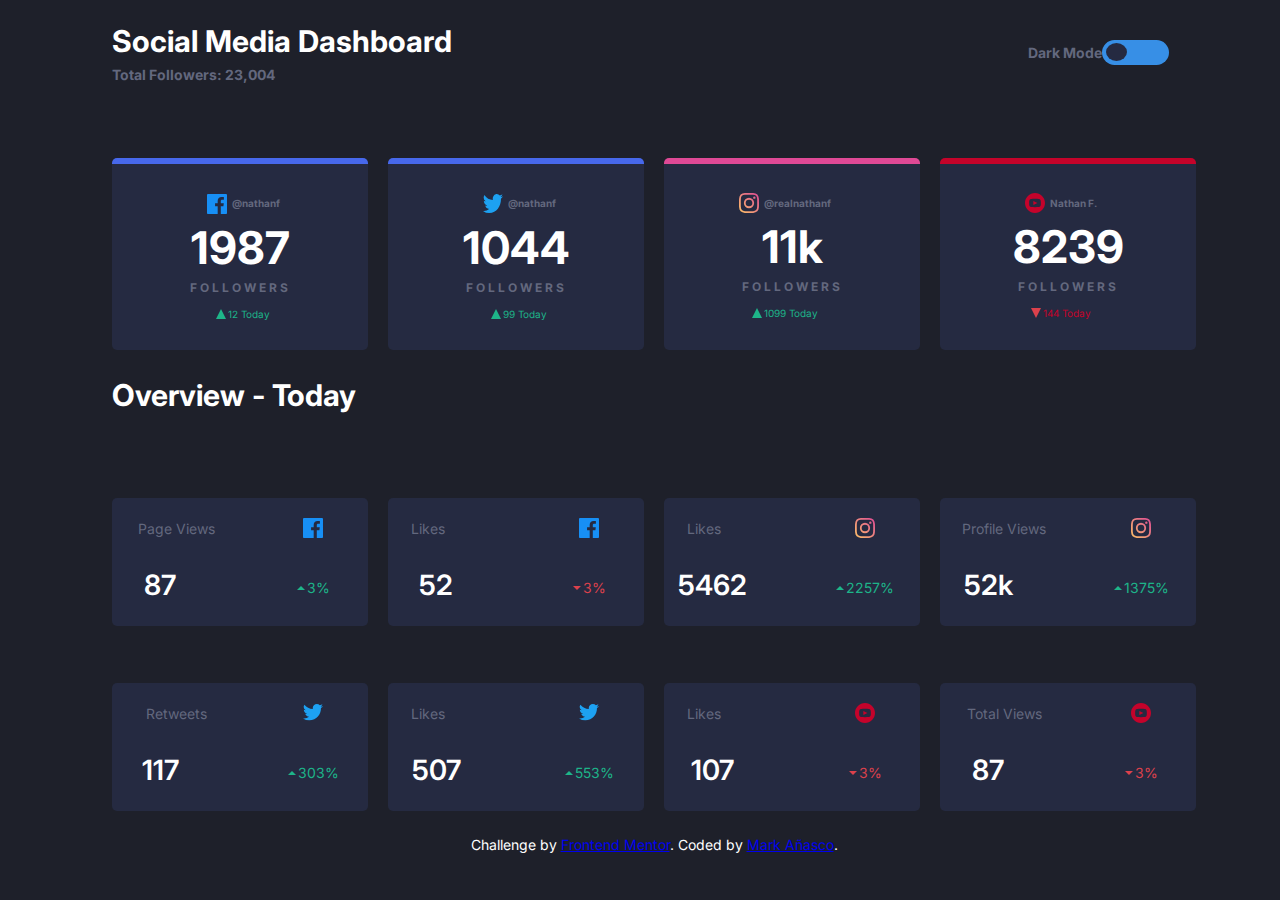
<file: index.html>
<!DOCTYPE html>
<html lang="en">
  <head>
    <meta charset="UTF-8" />
    <meta name="viewport" content="width=device-width, initial-scale=1.0" />
    <!-- displays site properly based on user's device -->

    <link
      rel="icon"
      type="image/png"
      sizes="32x32"
      href="./images/favicon-32x32.png"
    />
    <link rel="stylesheet" type="text/css" href="custom.css" />
    <link rel="preconnect" href="https://fonts.googleapis.com" />
    <link rel="preconnect" href="https://fonts.gstatic.com" crossorigin />
    <link
      href="https://fonts.googleapis.com/css2?family=Inria+Sans:ital,wght@1,300&family=Inter:wght@100;200;300;400;500;600;700;800;900&family=Itim&family=Kumbh+Sans:wght@100;600&family=Outfit:wght@300;400&family=Raleway:wght@400;700&family=Red+Hat+Display:wght@500;700;900&family=Roboto:ital,wght@0,100;0,300;0,400;0,500;0,700;0,900;1,100;1,300;1,400;1,500;1,700&display=swap"
      rel="stylesheet"
    />
    <title>Frontend Mentor | [Challenge Name Here]</title>

    <!-- Feel free to remove these styles or customise in your own stylesheet 👍 -->

    <script src="script.js" defer></script>

  </head>
  <body>
    
    <header>
      <div class="header_container">
        <div class="text_left">
          <h1>Social Media Dashboard</h1>
          <p class="total_text">Total Followers: 23,004</p>
        </div>
        <div class="text_right">
          <p class="textmode">Dark Mode</p>
          <label class="switch">
            <input type="checkbox" onclick="gwapo()" />
            <span class="slider round"></span>
          </label>
        </div>
      </div>
    </header>

    <div class="grid_auto_fit grid gap-5">
      <button class="relative_rounded">
        <span>
          <img src="./images/icon-facebook.svg" />
          <p class="name">@nathanf</p>
        </span>
        <div class="input_text">
          <p class="no_text">1987</p>
          <p class="followers">Followers</p>
          <span>
            <img src="./images/icon-up.svg" class="img-gamay" />
            <p class="date">12 Today</p>
          </span>
        </div>

        <button class="relative_rounded">
        <span>
          <img src="./images/icon-twitter.svg" />
          <p class="name">@nathanf</p>
        </span>
        <div class="input_text">
          <p class="no_text">1044</p>
          <p class="followers">Followers</p>
          <span>
            <img src="./images/icon-up.svg" class="img-gamay" />
            <p class="date">99 Today</p>
          </span>
        </div>


         <button class="absolute_rounded">
        <span>
          <img src="./images/icon-instagram.svg" />
          <p class="name">@realnathanf</p>
        </span>
        <div class="input_text">
          <p class="no_text">11k</p>
          <p class="followers">Followers</p>
          <span>
            <img src="./images/icon-up.svg" class="img-gamay" />
            <p class="date">1099  Today</p>
          </span>
        </div>
      </button>


       <button class="position_rounded">
        <span>
          <img src="./images/icon-youtube.svg" />
          <p class="name">Nathan F.</p>
        </span>
        <div class="input_text">
          <p class="no_text">8239</p>
          <p class="followers">Followers</p>
          <span>
            <img src="./images/icon-down.svg" class="img-gamay" />
            <p class="date">144  Today</p>
          </span>
        </div>
      </button>

    </div>


      <h1>Overview - Today </h1>

      <div class="grid-center4boxes grid gap-5">
        <button class="boxrelative-rounded">
          <p class="page-view">Page Views</p>
          <span>
            <img src="./images/icon-facebook.svg" class="fb_icon">
          </span>
          <p class="no_87">87</p>
          <span>
            <img src="./images/icon-up.svg" class="up_icon">
            <p class="percent">3%</p>
          </span>
        </button>

          <button class="boxrelative-rounded">
          <p class="page-like">Likes</p>
          <span>
            <img src="./images/icon-facebook.svg" class="fb_icon">
          </span>
          <p class="no_87">52</p>
          <span>
            <img src="./images/icon-down.svg" class="up_icon">
            <p class="percent1">3%</p>
          </span>
        </button>


          <button class="boxrelative-rounded">
          <p class="page-like">Likes</p>
          <span>
            <img src="./images/icon-instagram.svg" class="fb_icon">
          </span>
          <p class="no_87">5462</p>
          <span>
            <img src="./images/icon-up.svg" class="up_icon">
            <p class="percent">2257%</p>
          </span>
        </button>

              <button class="boxrelative-rounded">
          <p class="page-view">Profile Views</p>
          <span>
            <img src="./images/icon-instagram.svg" class="fb_icon">
          </span>
          <p class="no_87">52k</p>
          <span>
            <img src="./images/icon-up.svg" class="up_icon">
            <p class="percent">1375%</p>
          </span>
        </button>
      </div>

              <!-- uboss -->
      

        <div class="grid-center4boxes grid gap-5">
        <button class="boxrelative-rounded">
          <p class="page-view">Retweets</p>
          <span>
            <img src="./images/icon-twitter.svg" class="fb_icon">
          </span>
          <p class="no_87">117</p>
          <span>
            <img src="./images/icon-up.svg" class="up_icon">
            <p class="percent">303%</p>
          </span>
        </button>


         <button class="boxrelative-rounded">
          <p class="page-like">Likes</p>
          <span>
            <img src="./images/icon-twitter.svg" class="fb_icon">
          </span>
          <p class="no_87">507</p>
          <span>
            <img src="./images/icon-up.svg" class="up_icon">
            <p class="percent">553%</p>
          </span>
        </button>



         <button class="boxrelative-rounded">
          <p class="page-like">Likes</p>
          <span>
            <img src="./images/icon-youtube.svg" class="fb_icon">
          </span>
          <p class="no_87">107</p>
          <span>
            <img src="./images/icon-down.svg" class="up_icon">
            <p class="percent1">3%</p>
          </span>
        </button>



         <button class="boxrelative-rounded">
          <p class="page-view">Total Views</p>
          <span>
            <img src="./images/icon-youtube.svg" class="fb_icon">
          </span>
          <p class="no_87">87</p>
          <span>
            <img src="./images/icon-down.svg" class="up_icon">
            <p class="percent1">3%</p>
          </span>
        </button>
         </div>


    <div class="attribution">
      Challenge by
      <a href="https://www.frontendmentor.io?ref=challenge" target="_blank"
        >Frontend Mentor</a
      >. Coded by <a href="https://www.frontendmentor.io/profile/MarkAnasco14">Mark Añasco</a>.
    </div>
  </body>
</html>
</file>
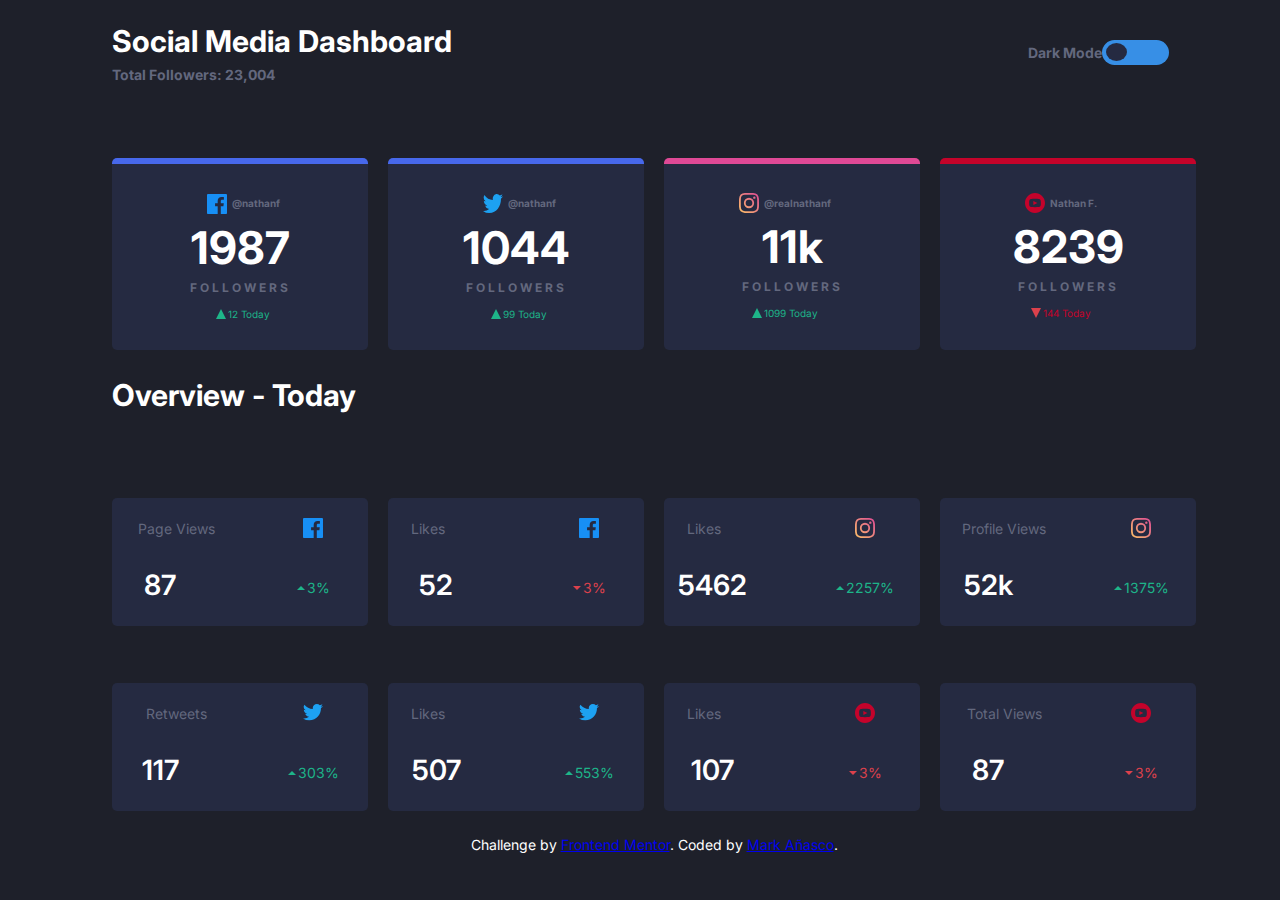
<file: social-media-dashboard-with-theme-switcher-master/social-media-dashboard-with-theme-switcher-master/index.html>
<!DOCTYPE html>
<html lang="en">
  <head>
    <meta charset="UTF-8" />
    <meta name="viewport" content="width=device-width, initial-scale=1.0" />
    <!-- displays site properly based on user's device -->

    <link
      rel="icon"
      type="image/png"
      sizes="32x32"
      href="./images/favicon-32x32.png"
    />
    <link rel="stylesheet" type="text/css" href="custom.css" />
    <link rel="preconnect" href="https://fonts.googleapis.com" />
    <link rel="preconnect" href="https://fonts.gstatic.com" crossorigin />
    <link
      href="https://fonts.googleapis.com/css2?family=Inria+Sans:ital,wght@1,300&family=Inter:wght@100;200;300;400;500;600;700;800;900&family=Itim&family=Kumbh+Sans:wght@100;600&family=Outfit:wght@300;400&family=Raleway:wght@400;700&family=Red+Hat+Display:wght@500;700;900&family=Roboto:ital,wght@0,100;0,300;0,400;0,500;0,700;0,900;1,100;1,300;1,400;1,500;1,700&display=swap"
      rel="stylesheet"
    />
    <title>Frontend Mentor | [Challenge Name Here]</title>

    <!-- Feel free to remove these styles or customise in your own stylesheet 👍 -->

    <script src="../script.js" defer></script>

  </head>
  <body>
    
    <header>
      <div class="header_container">
        <div class="text_left">
          <h1>Social Media Dashboard</h1>
          <p class="total_text">Total Followers: 23,004</p>
        </div>
        <div class="text_right">
          <p class="textmode">Dark Mode</p>
          <label class="switch">
            <input type="checkbox" onclick="gwapo()" />
            <span class="slider round"></span>
          </label>
        </div>
      </div>
    </header>

    <div class="grid_auto_fit grid gap-5">
      <button class="relative_rounded">
        <span>
          <img src="./images/icon-facebook.svg" />
          <p class="name">@nathanf</p>
        </span>
        <div class="input_text">
          <p class="no_text">1987</p>
          <p class="followers">Followers</p>
          <span>
            <img src="./images/icon-up.svg" class="img-gamay" />
            <p class="date">12 Today</p>
          </span>
        </div>

        <button class="relative_rounded">
        <span>
          <img src="./images/icon-twitter.svg" />
          <p class="name">@nathanf</p>
        </span>
        <div class="input_text">
          <p class="no_text">1044</p>
          <p class="followers">Followers</p>
          <span>
            <img src="./images/icon-up.svg" class="img-gamay" />
            <p class="date">99 Today</p>
          </span>
        </div>


         <button class="absolute_rounded">
        <span>
          <img src="./images/icon-instagram.svg" />
          <p class="name">@realnathanf</p>
        </span>
        <div class="input_text">
          <p class="no_text">11k</p>
          <p class="followers">Followers</p>
          <span>
            <img src="./images/icon-up.svg" class="img-gamay" />
            <p class="date">1099  Today</p>
          </span>
        </div>
      </button>


       <button class="position_rounded">
        <span>
          <img src="./images/icon-youtube.svg" />
          <p class="name">Nathan F.</p>
        </span>
        <div class="input_text">
          <p class="no_text">8239</p>
          <p class="followers">Followers</p>
          <span>
            <img src="./images/icon-down.svg" class="img-gamay" />
            <p class="date">144  Today</p>
          </span>
        </div>
      </button>

    </div>


      <h1>Overview - Today </h1>

      <div class="grid-center4boxes grid gap-5">
        <button class="boxrelative-rounded">
          <p class="page-view">Page Views</p>
          <span>
            <img src="./images/icon-facebook.svg" class="fb_icon">
          </span>
          <p class="no_87">87</p>
          <span>
            <img src="./images/icon-up.svg" class="up_icon">
            <p class="percent">3%</p>
          </span>
        </button>

          <button class="boxrelative-rounded">
          <p class="page-like">Likes</p>
          <span>
            <img src="./images/icon-facebook.svg" class="fb_icon">
          </span>
          <p class="no_87">52</p>
          <span>
            <img src="./images/icon-down.svg" class="up_icon">
            <p class="percent1">3%</p>
          </span>
        </button>


          <button class="boxrelative-rounded">
          <p class="page-like">Likes</p>
          <span>
            <img src="./images/icon-instagram.svg" class="fb_icon">
          </span>
          <p class="no_87">5462</p>
          <span>
            <img src="./images/icon-up.svg" class="up_icon">
            <p class="percent">2257%</p>
          </span>
        </button>

              <button class="boxrelative-rounded">
          <p class="page-view">Profile Views</p>
          <span>
            <img src="./images/icon-instagram.svg" class="fb_icon">
          </span>
          <p class="no_87">52k</p>
          <span>
            <img src="./images/icon-up.svg" class="up_icon">
            <p class="percent">1375%</p>
          </span>
        </button>
      </div>

              <!-- uboss -->
      

        <div class="grid-center4boxes grid gap-5">
        <button class="boxrelative-rounded">
          <p class="page-view">Retweets</p>
          <span>
            <img src="./images/icon-twitter.svg" class="fb_icon">
          </span>
          <p class="no_87">117</p>
          <span>
            <img src="./images/icon-up.svg" class="up_icon">
            <p class="percent">303%</p>
          </span>
        </button>


         <button class="boxrelative-rounded">
          <p class="page-like">Likes</p>
          <span>
            <img src="./images/icon-twitter.svg" class="fb_icon">
          </span>
          <p class="no_87">507</p>
          <span>
            <img src="./images/icon-up.svg" class="up_icon">
            <p class="percent">553%</p>
          </span>
        </button>



         <button class="boxrelative-rounded">
          <p class="page-like">Likes</p>
          <span>
            <img src="./images/icon-youtube.svg" class="fb_icon">
          </span>
          <p class="no_87">107</p>
          <span>
            <img src="./images/icon-down.svg" class="up_icon">
            <p class="percent1">3%</p>
          </span>
        </button>



         <button class="boxrelative-rounded">
          <p class="page-view">Total Views</p>
          <span>
            <img src="./images/icon-youtube.svg" class="fb_icon">
          </span>
          <p class="no_87">87</p>
          <span>
            <img src="./images/icon-down.svg" class="up_icon">
            <p class="percent1">3%</p>
          </span>
        </button>
         </div>


    <div class="attribution">
      Challenge by
      <a href="https://www.frontendmentor.io?ref=challenge" target="_blank"
        >Frontend Mentor</a
      >. Coded by <a href="https://www.frontendmentor.io/profile/MarkAnasco14">Mark Añasco</a>.
    </div>
  </body>
</html>
</file>
<file: custom.css>
/*
  Josh's Custom CSS Reset
  https://www.joshwcomeau.com/css/custom-css-reset/
*/
*,
*::before,
*::after {
  box-sizing: border-box;
}
* {
  margin: 0;
}
body {
  line-height: 1.5;
  -webkit-font-smoothing: antialiased;
  width: 100%;
  font-family: "inter";
  background-color: hsl(230, 17%, 14%);
  max-width: 1440px;
  height: 100vh;
  padding: 0 8em;
  margin: 0 auto;
  display: grid;
  font-size: 14px;
  height: 100vh;
  color: #fff;
}

.dark-mode {
  background-color: black;
  color: white;
}
img,
picture,
video,
canvas,
svg {
  display: block;
  max-width: 100%;
}
input,
button,
textarea,
select {
  font: inherit;
}
p,
h1,
h2,
h3,
h4,
h5,
h6 {
  overflow-wrap: break-word;
}
#root,
#__next {
  isolation: isolate;
}
header {
  padding: 19px 0;
  width: 100%;
}

.attribution {
  text-align: center;
}

/* header*/

.header_container {
  display: flex;
}
.text_right {
  display: flex;
  align-items: center;
  gap: 1em;
  margin-left: 36rem;
}

.text_left,
h1 {
  color: #fff;
  font-size: 30px;
}
.text_left,
.total_text {
  color: hsl(228, 12%, 44%);
  font-size: 14px;
  font-weight: 700;
}
.textmode {
  color: hsl(228, 12%, 44%);
  font-size: 14px;
  font-weight: 700;
}

.switch {
  position: relative;
  display: inline-block;
  width: 53px;
  height: 25px;
}

.switch input {
  opacity: 0;
  width: 0;
  height: 0;
}

.slider {
  position: absolute;
  cursor: pointer;
  top: 0;
  left: 0;
  right: 0;
  bottom: 0;
  background-color: hsl(210, 78%, 56%);
  -webkit-transition: 0.4s;
  transition: 0.4s;
}

.gwapo {
  background-color: #fff;
}

.slider:before {
  position: absolute;
  content: "";
  height: 18px;
  width: 21px;
  left: 4px;
  bottom: 4px;
  background-color: hsl(228, 28%, 20%);
  -webkit-transition: 0.4s;
  transition: 0.4s;
}

input:checked + .slider {
  background-color: hsl(230, 22%, 74%);
}

input:focus + .slider {
  box-shadow: 0 0 1px #fff;
}

input:checked + .slider:before {
  -webkit-transform: translateX(26px);
  -ms-transform: translateX(26px);
  transform: translateX(26px);
}

/* Rounded sliders */
.slider.round {
  border-radius: 34px;
}

.slider.round:before {
  border-radius: 50%;
}

/* button facebook*/
button {
  cursor: pointer;
}
button:hover {
  color: rgb(90, 69, 69);
  transition: 0.72 ease;
}

.grid {
  display: grid;
}

.gap-5 {
  gap: 1.25rem;
}

.grid_auto_fit {
  display: flex;
  align-items: center;
  margin-top: -14px;
}
span {
  display: flex;
  align-items: center;
  justify-content: center;
  gap: 2px;
  margin-left: -14px;
}

.relative_rounded {
  width: 16rem;
  height: 12rem;
  border: none;
  border-top: 6px solid hsl(228, 80%, 60%);
  background-color: hsl(228, 28%, 20%);
  margin-top: 0px;
  border-radius: 5px;
  align-items: center;
}
.relative_rounded img {
  width: 20px;
  height: 20px;
  align-items: center;
  margin-top: 2px;
  margin-left: 20px;
}

.relative_rounded .img-gamay {
  height: 10px;
  width: 10px;
  align-items: center;
  margin-top: 10px;
}

.name {
  color: hsl(228, 12%, 44%);
  font-size: 10px;
  font-weight: 700;
  margin-left: 3px;
}
.no_text {
  font-size: 45px;
  color: #fff;
  font-weight: 700;
}
.followers {
  color: hsl(228, 12%, 44%);
  font-size: 12px;
  font-weight: 700;
  text-transform: uppercase;
  letter-spacing: 3px;
  margin-top: -3px;
}

.date {
  color: hsl(163, 72%, 41%);
  font-size: 10px;
  margin-top: 10px;
}

.absolute_rounded {
  width: 16rem;
  height: 12rem;
  border: none;
  border-top: 6px solid hsl(329, 70%, 58%);
  background-color: hsl(228, 28%, 20%);
  margin-top: 0px;
  border-radius: 5px;
  align-items: center;
}
.absolute_rounded .img-gamay {
  height: 10px;
  width: 10px;
  align-items: center;
  margin-top: 10px;
}

.position_rounded {
  width: 16rem;
  height: 12rem;
  border: none;
  border-top: 6px solid hsl(348, 97%, 39%);
  background-color: hsl(228, 28%, 20%);
  margin-top: 0px;
  border-radius: 5px;
  align-items: center;
}
.position_rounded .img-gamay {
  height: 10px;
  width: 10px;
  align-items: center;
  margin-top: 10px;
}

.position_rounded .date {
  color: hsl(348, 97%, 39%);
}
/* end button facebook*/

/* main button */

.gap-5 {
  gap: 1.25rem;
}

.grid-center4boxes {
  display: flex;
  align-items: center;
  margin-top: -14px;
}

.boxrelative-rounded {
  width: 16rem;
  height: 8rem;
  border: none;
  background-color: hsl(228, 28%, 20%);
  margin-top: 0px;
  border-radius: 5px;
}

.page-view {
  color: hsl(228, 12%, 44%);
  margin-right: 8rem;
}
.page-like {
  color: hsl(228, 12%, 44%);
  margin-right: 11rem;
}
.fb_icon {
  margin-top: -22px;
  margin-left: 10rem;
}
.no_87 {
  font-size: 2em;
  color: #fff;
  font-weight: 600;
  margin-right: 10rem;
  margin-top: 25px;
}

.up_icon {
  margin-left: 10rem;
  margin-top: -36px;
}
.percent {
  margin-top: -36px;
  color: hsl(163, 72%, 41%);
}
.percent1 {
  margin-top: -36px;
  color: hsl(356, 69%, 56%);
}

.grid-center4boxes {
  margin-top: 12px;
}

/* main button */
</file>
<file: social-media-dashboard-with-theme-switcher-master/social-media-dashboard-with-theme-switcher-master/custom.css>
/*
  Josh's Custom CSS Reset
  https://www.joshwcomeau.com/css/custom-css-reset/
*/
*,
*::before,
*::after {
  box-sizing: border-box;
}
* {
  margin: 0;
}
body {
  line-height: 1.5;
  -webkit-font-smoothing: antialiased;
  width: 100%;
  font-family: "inter";
  background-color: hsl(230, 17%, 14%);
  max-width: 1440px;
  height: 100vh;
  padding: 0 8em;
  margin: 0 auto;
  display: grid;
  font-size: 14px;
  height: 100vh;
  color: #fff;
}

.dark-mode {
  background-color: black;
  color: white;
}
img,
picture,
video,
canvas,
svg {
  display: block;
  max-width: 100%;
}
input,
button,
textarea,
select {
  font: inherit;
}
p,
h1,
h2,
h3,
h4,
h5,
h6 {
  overflow-wrap: break-word;
}
#root,
#__next {
  isolation: isolate;
}
header {
  padding: 19px 0;
  width: 100%;
}

.attribution {
  text-align: center;
}

/* header*/

.header_container {
  display: flex;
}
.text_right {
  display: flex;
  align-items: center;
  gap: 1em;
  margin-left: 36rem;
}

.text_left,
h1 {
  color: #fff;
  font-size: 30px;
}
.text_left,
.total_text {
  color: hsl(228, 12%, 44%);
  font-size: 14px;
  font-weight: 700;
}
.textmode {
  color: hsl(228, 12%, 44%);
  font-size: 14px;
  font-weight: 700;
}

.switch {
  position: relative;
  display: inline-block;
  width: 53px;
  height: 25px;
}

.switch input {
  opacity: 0;
  width: 0;
  height: 0;
}

.slider {
  position: absolute;
  cursor: pointer;
  top: 0;
  left: 0;
  right: 0;
  bottom: 0;
  background-color: hsl(210, 78%, 56%);
  -webkit-transition: 0.4s;
  transition: 0.4s;
}

.gwapo {
  background-color: #fff;
}

.slider:before {
  position: absolute;
  content: "";
  height: 18px;
  width: 21px;
  left: 4px;
  bottom: 4px;
  background-color: hsl(228, 28%, 20%);
  -webkit-transition: 0.4s;
  transition: 0.4s;
}

input:checked + .slider {
  background-color: hsl(230, 22%, 74%);
}

input:focus + .slider {
  box-shadow: 0 0 1px #fff;
}

input:checked + .slider:before {
  -webkit-transform: translateX(26px);
  -ms-transform: translateX(26px);
  transform: translateX(26px);
}

/* Rounded sliders */
.slider.round {
  border-radius: 34px;
}

.slider.round:before {
  border-radius: 50%;
}

/* button facebook*/
button {
  cursor: pointer;
}
button:hover {
  color: rgb(90, 69, 69);
  transition: 0.72 ease;
}

.grid {
  display: grid;
}

.gap-5 {
  gap: 1.25rem;
}

.grid_auto_fit {
  display: flex;
  align-items: center;
  margin-top: -14px;
}
span {
  display: flex;
  align-items: center;
  justify-content: center;
  gap: 2px;
  margin-left: -14px;
}

.relative_rounded {
  width: 16rem;
  height: 12rem;
  border: none;
  border-top: 6px solid hsl(228, 80%, 60%);
  background-color: hsl(228, 28%, 20%);
  margin-top: 0px;
  border-radius: 5px;
  align-items: center;
}
.relative_rounded img {
  width: 20px;
  height: 20px;
  align-items: center;
  margin-top: 2px;
  margin-left: 20px;
}

.relative_rounded .img-gamay {
  height: 10px;
  width: 10px;
  align-items: center;
  margin-top: 10px;
}

.name {
  color: hsl(228, 12%, 44%);
  font-size: 10px;
  font-weight: 700;
  margin-left: 3px;
}
.no_text {
  font-size: 45px;
  color: #fff;
  font-weight: 700;
}
.followers {
  color: hsl(228, 12%, 44%);
  font-size: 12px;
  font-weight: 700;
  text-transform: uppercase;
  letter-spacing: 3px;
  margin-top: -3px;
}

.date {
  color: hsl(163, 72%, 41%);
  font-size: 10px;
  margin-top: 10px;
}

.absolute_rounded {
  width: 16rem;
  height: 12rem;
  border: none;
  border-top: 6px solid hsl(329, 70%, 58%);
  background-color: hsl(228, 28%, 20%);
  margin-top: 0px;
  border-radius: 5px;
  align-items: center;
}
.absolute_rounded .img-gamay {
  height: 10px;
  width: 10px;
  align-items: center;
  margin-top: 10px;
}

.position_rounded {
  width: 16rem;
  height: 12rem;
  border: none;
  border-top: 6px solid hsl(348, 97%, 39%);
  background-color: hsl(228, 28%, 20%);
  margin-top: 0px;
  border-radius: 5px;
  align-items: center;
}
.position_rounded .img-gamay {
  height: 10px;
  width: 10px;
  align-items: center;
  margin-top: 10px;
}

.position_rounded .date {
  color: hsl(348, 97%, 39%);
}
/* end button facebook*/

/* main button */

.gap-5 {
  gap: 1.25rem;
}

.grid-center4boxes {
  display: flex;
  align-items: center;
  margin-top: -14px;
}

.boxrelative-rounded {
  width: 16rem;
  height: 8rem;
  border: none;
  background-color: hsl(228, 28%, 20%);
  margin-top: 0px;
  border-radius: 5px;
}

.page-view {
  color: hsl(228, 12%, 44%);
  margin-right: 8rem;
}
.page-like {
  color: hsl(228, 12%, 44%);
  margin-right: 11rem;
}
.fb_icon {
  margin-top: -22px;
  margin-left: 10rem;
}
.no_87 {
  font-size: 2em;
  color: #fff;
  font-weight: 600;
  margin-right: 10rem;
  margin-top: 25px;
}

.up_icon {
  margin-left: 10rem;
  margin-top: -36px;
}
.percent {
  margin-top: -36px;
  color: hsl(163, 72%, 41%);
}
.percent1 {
  margin-top: -36px;
  color: hsl(356, 69%, 56%);
}

.grid-center4boxes {
  margin-top: 12px;
}

/* main button */
</file>
